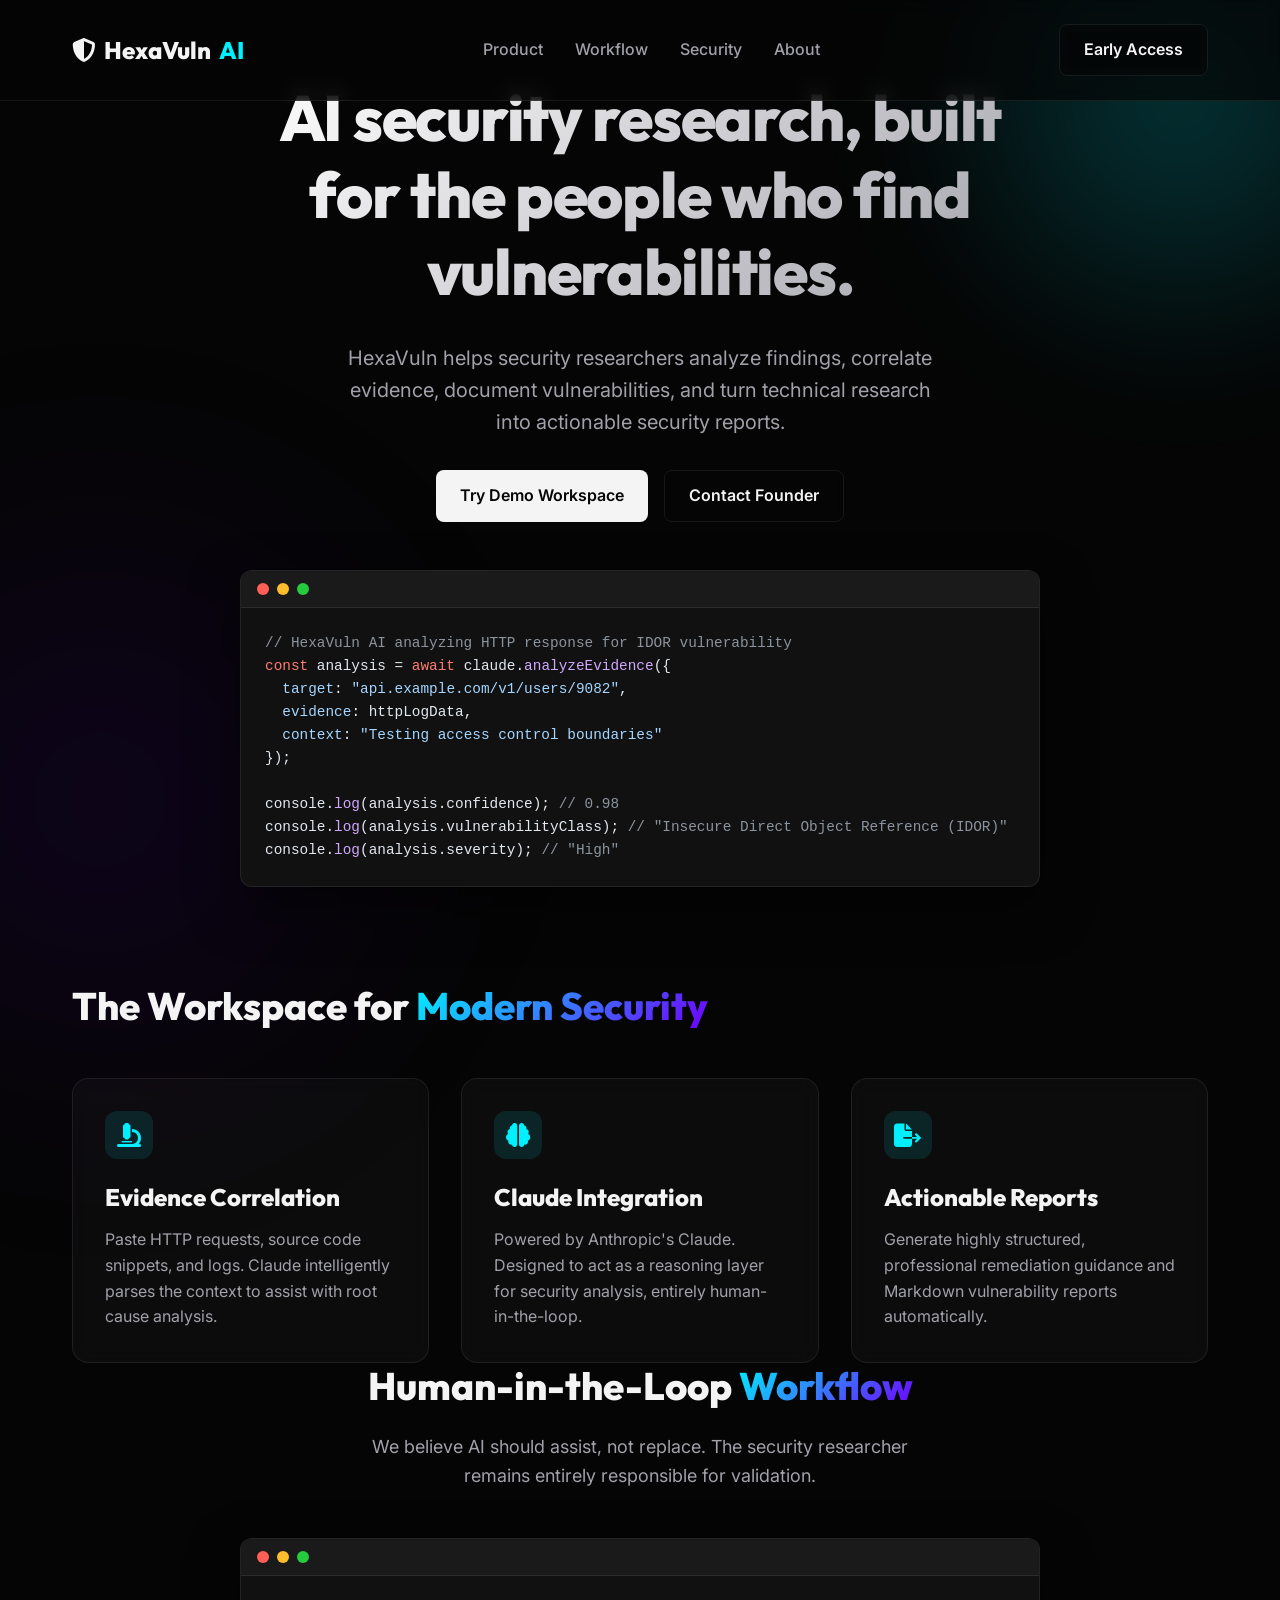
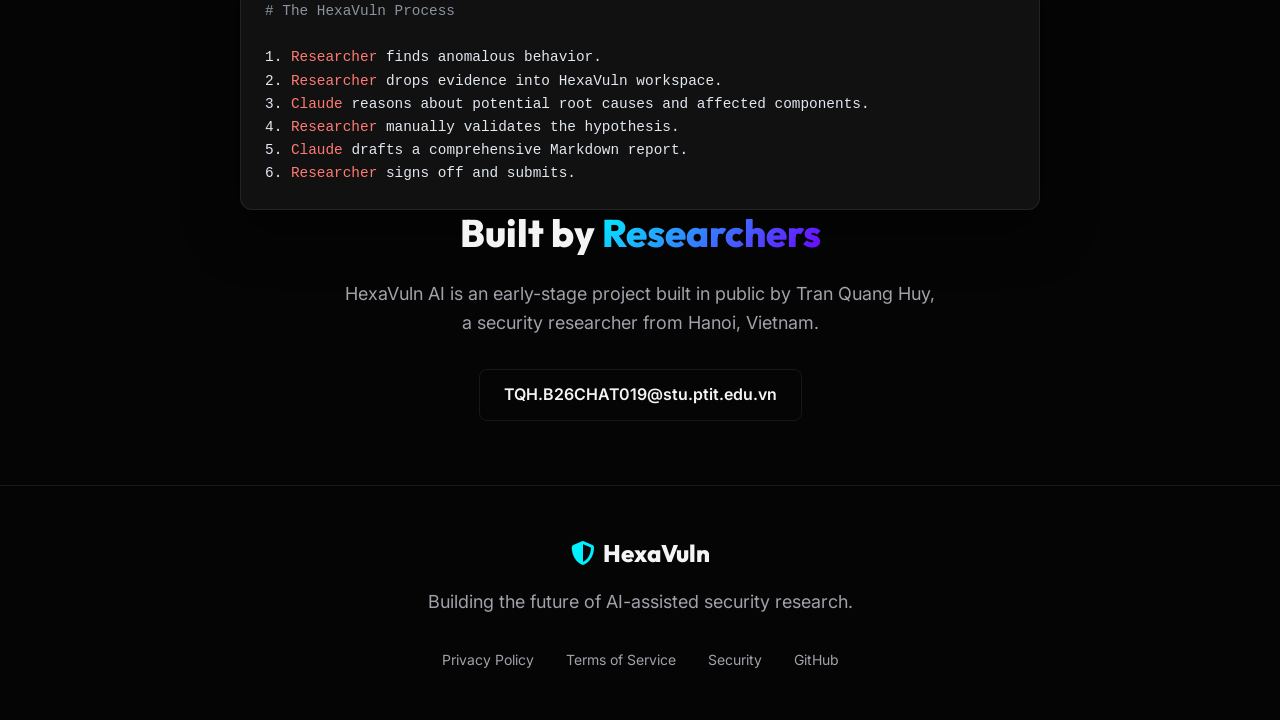
<file: index.html>
<!DOCTYPE html>
<html lang="en">
<head>
    <meta charset="UTF-8">
    <meta name="viewport" content="width=device-width, initial-scale=1.0">
    <title>HexaVuln AI | AI Security Research Workspace</title>
    <meta name="description" content="AI security research, built for the people who find vulnerabilities.">
    <link rel="stylesheet" href="assets/css/style.css">
    <link rel="stylesheet" href="https://cdnjs.cloudflare.com/ajax/libs/font-awesome/6.4.0/css/all.min.css">
</head>
<body>
    <div class="bg-glow"></div>
    <div class="bg-glow-2"></div>

    <nav>
        <div class="container nav-container">
            <a href="#" class="logo">
                <i class="fa-solid fa-shield-halved"></i>
                HexaVuln<span>AI</span>
            </a>
            <div class="nav-links">
                <a href="#product">Product</a>
                <a href="#workflow">Workflow</a>
                <a href="#security">Security</a>
                <a href="#about">About</a>
            </div>
            <a href="app/index.html" class="btn btn-outline">Early Access</a>
        </div>
    </nav>

    <section class="hero">
        <div class="container">
            <div class="hero-content">
                <h1>AI security research, built for the people who find vulnerabilities.</h1>
                <p>HexaVuln helps security researchers analyze findings, correlate evidence, document vulnerabilities, and turn technical research into actionable security reports.</p>
                <div class="hero-buttons">
                    <a href="app/index.html" class="btn btn-primary">Try Demo Workspace</a>
                    <a href="mailto:TQH.B26CHAT019@stu.ptit.edu.vn" class="btn btn-outline">Contact Founder</a>
                </div>

                <div class="code-window">
                    <div class="code-header">
                        <div class="dot r"></div><div class="dot y"></div><div class="dot g"></div>
                    </div>
                    <div class="code-content text-left" style="text-align: left;">
<pre><code><span class="code-comment">// HexaVuln AI analyzing HTTP response for IDOR vulnerability</span>
<span class="code-keyword">const</span> analysis = <span class="code-keyword">await</span> claude.<span class="code-function">analyzeEvidence</span>({
  <span class="code-string">target</span>: <span class="code-string">"api.example.com/v1/users/9082"</span>,
  <span class="code-string">evidence</span>: httpLogData,
  <span class="code-string">context</span>: <span class="code-string">"Testing access control boundaries"</span>
});

console.<span class="code-function">log</span>(analysis.confidence); <span class="code-comment">// 0.98</span>
console.<span class="code-function">log</span>(analysis.vulnerabilityClass); <span class="code-comment">// "Insecure Direct Object Reference (IDOR)"</span>
console.<span class="code-function">log</span>(analysis.severity); <span class="code-comment">// "High"</span></code></pre>
                    </div>
                </div>
            </div>
        </div>
    </section>

    <section id="product" class="container">
        <h2 class="text-center">The Workspace for <span class="text-gradient">Modern Security</span></h2>
        <div class="glass-grid">
            <div class="glass-card">
                <div class="card-icon"><i class="fa-solid fa-microscope"></i></div>
                <h3>Evidence Correlation</h3>
                <p>Paste HTTP requests, source code snippets, and logs. Claude intelligently parses the context to assist with root cause analysis.</p>
            </div>
            <div class="glass-card">
                <div class="card-icon"><i class="fa-solid fa-brain"></i></div>
                <h3>Claude Integration</h3>
                <p>Powered by Anthropic's Claude. Designed to act as a reasoning layer for security analysis, entirely human-in-the-loop.</p>
            </div>
            <div class="glass-card">
                <div class="card-icon"><i class="fa-solid fa-file-export"></i></div>
                <h3>Actionable Reports</h3>
                <p>Generate highly structured, professional remediation guidance and Markdown vulnerability reports automatically.</p>
            </div>
        </div>
    </section>

    <section id="workflow" class="container" style="text-align: center;">
        <h2>Human-in-the-Loop <span class="text-gradient">Workflow</span></h2>
        <p style="margin: 0 auto 3rem;">We believe AI should assist, not replace. The security researcher remains entirely responsible for validation.</p>
        
        <div class="code-window" style="max-width: 800px; margin: 0 auto; text-align: left;">
            <div class="code-header">
                <div class="dot r"></div><div class="dot y"></div><div class="dot g"></div>
            </div>
            <div class="code-content">
<pre><code><span class="code-comment"># The HexaVuln Process</span>

1. <span class="code-keyword">Researcher</span> finds anomalous behavior.
2. <span class="code-keyword">Researcher</span> drops evidence into HexaVuln workspace.
3. <span class="code-keyword">Claude</span> reasons about potential root causes and affected components.
4. <span class="code-keyword">Researcher</span> manually validates the hypothesis.
5. <span class="code-keyword">Claude</span> drafts a comprehensive Markdown report.
6. <span class="code-keyword">Researcher</span> signs off and submits.</code></pre>
            </div>
        </div>
    </section>

    <section id="about" class="container" style="text-align: center;">
        <h2>Built by <span class="text-gradient">Researchers</span></h2>
        <p style="margin: 0 auto 2rem;">HexaVuln AI is an early-stage project built in public by Tran Quang Huy, a security researcher from Hanoi, Vietnam.</p>
        <a href="mailto:TQH.B26CHAT019@stu.ptit.edu.vn" class="btn btn-outline">TQH.B26CHAT019@stu.ptit.edu.vn</a>
    </section>

    <footer>
        <div class="container">
            <div class="logo justify-center" style="justify-content: center; margin-bottom: 1rem;">
                <i class="fa-solid fa-shield-halved" style="color: var(--accent-primary);"></i> HexaVuln
            </div>
            <p style="margin: 0 auto;">Building the future of AI-assisted security research.</p>
            <div class="footer-links">
                <a href="#">Privacy Policy</a>
                <a href="#">Terms of Service</a>
                <a href="#">Security</a>
                <a href="https://github.com/">GitHub</a>
            </div>
        </div>
    </footer>
</body>
</html>
</file>
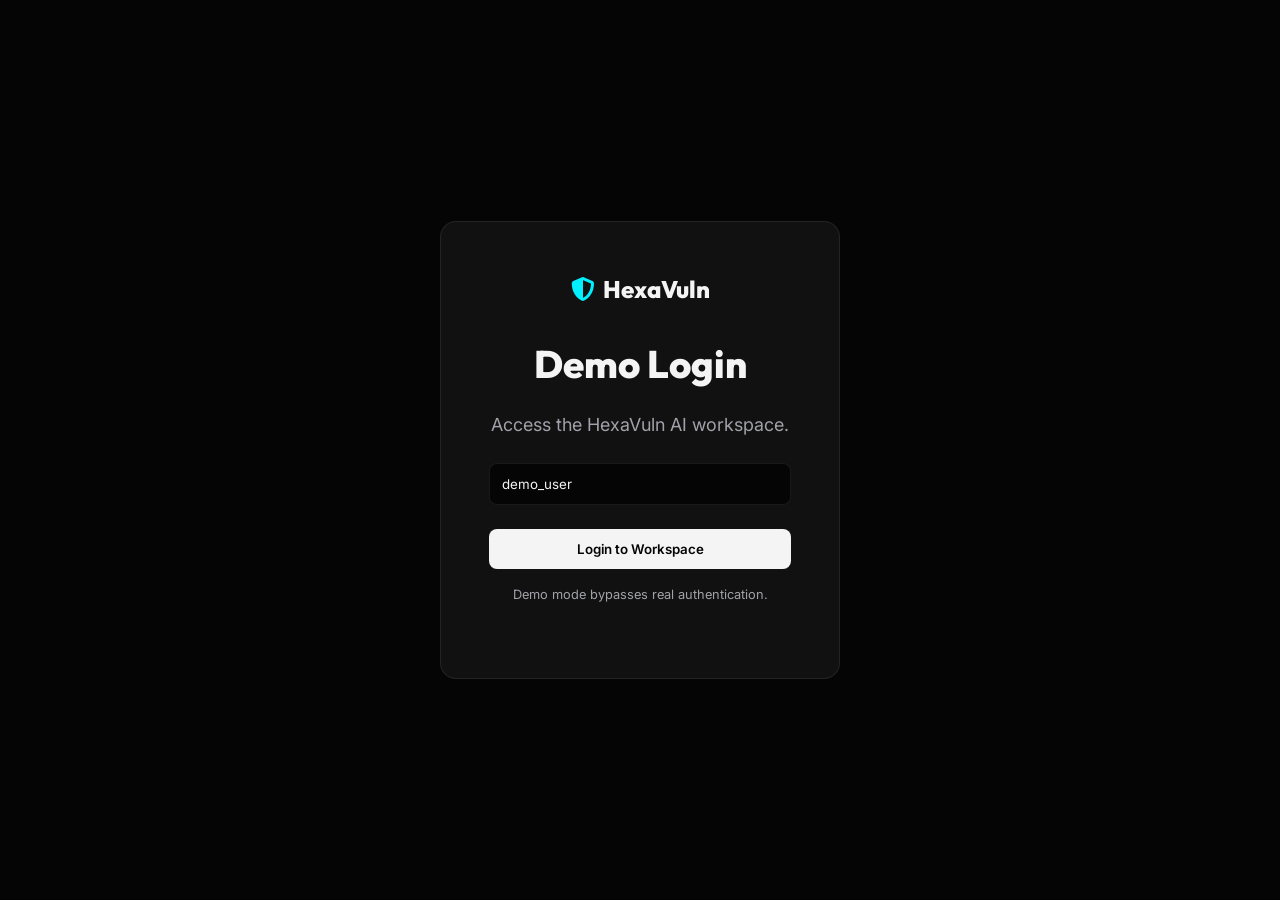
<file: app/index.html>
<!DOCTYPE html>
<html lang="en">
<head>
    <meta charset="UTF-8">
    <meta name="viewport" content="width=device-width, initial-scale=1.0">
    <title>Workspace | HexaVuln AI</title>
    <link rel="stylesheet" href="../assets/css/style.css">
    <link rel="stylesheet" href="https://cdnjs.cloudflare.com/ajax/libs/font-awesome/6.4.0/css/all.min.css">
    <style>
        .app-container {
            display: grid;
            grid-template-columns: 250px 1fr;
            min-height: 100vh;
        }
        .sidebar {
            background: var(--bg-secondary);
            border-right: 1px solid var(--glass-border);
            padding: 2rem 1rem;
        }
        .main-content {
            padding: 2rem;
            max-height: 100vh;
            overflow-y: auto;
        }
        .case-list {
            list-style: none;
            margin-top: 1rem;
        }
        .case-list li {
            padding: 0.75rem;
            border-radius: 8px;
            cursor: pointer;
            transition: var(--transition);
            margin-bottom: 0.5rem;
            border: 1px solid transparent;
        }
        .case-list li:hover, .case-list li.active {
            background: var(--glass-bg);
            border-color: var(--glass-border);
        }
        .demo-badge {
            display: inline-block;
            background: rgba(255, 189, 46, 0.2);
            color: #FFBD2E;
            padding: 0.2rem 0.5rem;
            border-radius: 4px;
            font-size: 0.75rem;
            font-weight: bold;
            margin-left: 0.5rem;
        }
        .form-group {
            margin-bottom: 1.5rem;
        }
        .form-control {
            width: 100%;
            padding: 0.75rem;
            background: var(--bg-primary);
            border: 1px solid var(--glass-border);
            border-radius: 8px;
            color: var(--text-primary);
            font-family: var(--font-main);
        }
        .form-control:focus {
            outline: none;
            border-color: var(--accent-primary);
        }
        textarea.form-control {
            min-height: 150px;
            font-family: var(--font-mono);
            font-size: 0.9rem;
        }
        .analysis-result {
            margin-top: 2rem;
            padding: 1.5rem;
            background: rgba(0, 240, 255, 0.05);
            border: 1px solid var(--glass-border-hover);
            border-radius: 8px;
            display: none;
        }
        
        /* Auth Screen */
        .auth-screen {
            position: fixed;
            inset: 0;
            background: var(--bg-primary);
            display: flex;
            align-items: center;
            justify-content: center;
            z-index: 1000;
        }
        .auth-box {
            background: var(--bg-secondary);
            padding: 3rem;
            border-radius: 16px;
            border: 1px solid var(--glass-border);
            width: 100%;
            max-width: 400px;
            text-align: center;
        }
    </style>
</head>
<body>
    <!-- Auth Screen -->
    <div id="auth-screen" class="auth-screen">
        <div class="auth-box">
            <div class="logo justify-center" style="justify-content: center; margin-bottom: 2rem;">
                <i class="fa-solid fa-shield-halved" style="color: var(--accent-primary);"></i> HexaVuln
            </div>
            <h2>Demo Login</h2>
            <p>Access the HexaVuln AI workspace.</p>
            <div class="form-group text-left">
                <input type="text" id="demo-username" class="form-control" placeholder="Username (e.g. researcher)" value="demo_user">
            </div>
            <button class="btn btn-primary w-full" style="width: 100%;" onclick="login()">Login to Workspace</button>
            <p style="margin-top: 1rem; font-size: 0.8rem; color: var(--text-secondary);">Demo mode bypasses real authentication.</p>
        </div>
    </div>

    <!-- Main App -->
    <div class="app-container" style="display: none;" id="app-screen">
        <div class="sidebar">
            <div class="logo" style="margin-bottom: 2rem;">
                <i class="fa-solid fa-shield-halved" style="color: var(--accent-primary);"></i> HexaVuln
            </div>
            <p style="font-size: 0.8rem;">Status: <span class="demo-badge">DEMO AI MODE</span></p>
            
            <button class="btn btn-outline w-full" style="width: 100%; margin-top: 1rem;" onclick="newCase()">+ New Case</button>
            
            <ul class="case-list" id="case-list">
                <li class="active">Case #1: Example API</li>
            </ul>

            <div style="position: absolute; bottom: 2rem;">
                <a href="#" onclick="logout()" style="color: var(--text-secondary); text-decoration: none;"><i class="fa-solid fa-sign-out"></i> Logout</a>
            </div>
        </div>

        <div class="main-content">
            <div style="display: flex; justify-content: space-between; align-items: center; margin-bottom: 2rem;">
                <h2>Research Workspace</h2>
                <div class="user-profile">
                    <i class="fa-solid fa-user-circle"></i> <span id="user-display">demo_user</span>
                </div>
            </div>

            <div class="glass-card" style="margin-bottom: 2rem;">
                <h3>Case Details</h3>
                <div class="form-group">
                    <label>Target / Project</label>
                    <input type="text" class="form-control" value="api.example.com" placeholder="e.g. api.example.com">
                </div>
                <div class="form-group">
                    <label>Evidence (HTTP, Logs, Code)</label>
                    <textarea class="form-control" id="evidence-input" placeholder="Paste your raw HTTP request/response or code snippet here...">GET /v1/users/9082/private_data HTTP/1.1
Host: api.example.com
Authorization: Bearer user_token_123

HTTP/1.1 200 OK
{"data": {"ssn": "000-00-0000", "email": "admin@example.com"}}</textarea>
                </div>
                <button class="btn btn-primary" id="analyze-btn" onclick="analyzeEvidence()">
                    <i class="fa-solid fa-brain"></i> Analyze with Claude (Demo)
                </button>
            </div>

            <div id="analysis-result" class="analysis-result">
                <h3><i class="fa-solid fa-robot" style="color: var(--accent-primary);"></i> Claude Analysis Report</h3>
                <div id="report-content" style="margin-top: 1rem; font-family: var(--font-main);">
                    <!-- Generated via JS -->
                </div>
                <div style="margin-top: 1.5rem; display: flex; gap: 1rem;">
                    <button class="btn btn-primary" onclick="alert('Markdown copied to clipboard!')"><i class="fa-solid fa-copy"></i> Export Markdown</button>
                </div>
            </div>
        </div>
    </div>

    <script src="js/app.js"></script>
</body>
</html>
</file>
<file: assets/css/style.css>
@import url('https://fonts.googleapis.com/css2?family=Inter:wght@300;400;500;600;700&family=Outfit:wght@400;600;800&family=JetBrains+Mono:wght@400;700&display=swap');

:root {
  --bg-primary: #050505;
  --bg-secondary: #111111;
  --bg-tertiary: rgba(25, 25, 25, 0.7);
  --text-primary: #F4F4F5;
  --text-secondary: #A1A1AA;
  --accent-primary: #00F0FF;
  --accent-glow: rgba(0, 240, 255, 0.2);
  --accent-secondary: #7000FF;
  --glass-bg: rgba(255, 255, 255, 0.03);
  --glass-border: rgba(255, 255, 255, 0.08);
  --glass-border-hover: rgba(0, 240, 255, 0.3);
  --transition: all 0.3s cubic-bezier(0.25, 0.8, 0.25, 1);
  --font-main: 'Inter', sans-serif;
  --font-display: 'Outfit', sans-serif;
  --font-mono: 'JetBrains Mono', monospace;
}

* {
  margin: 0;
  padding: 0;
  box-sizing: border-box;
}

html {
  scroll-behavior: smooth;
}

body {
  background-color: var(--bg-primary);
  color: var(--text-primary);
  font-family: var(--font-main);
  line-height: 1.6;
  overflow-x: hidden;
  -webkit-font-smoothing: antialiased;
}

/* Background effects */
.bg-glow {
  position: absolute;
  width: 600px;
  height: 600px;
  background: radial-gradient(circle, var(--accent-glow) 0%, transparent 70%);
  border-radius: 50%;
  top: -200px;
  right: -200px;
  z-index: -1;
  filter: blur(50px);
}
.bg-glow-2 {
  position: absolute;
  width: 800px;
  height: 800px;
  background: radial-gradient(circle, rgba(112, 0, 255, 0.1) 0%, transparent 70%);
  border-radius: 50%;
  bottom: -300px;
  left: -300px;
  z-index: -1;
  filter: blur(80px);
}

/* Typography */
h1, h2, h3, h4 {
  font-family: var(--font-display);
  font-weight: 800;
  line-height: 1.2;
}

h1 {
  font-size: clamp(3rem, 5vw, 5rem);
  letter-spacing: -0.02em;
  background: linear-gradient(135deg, #FFFFFF 0%, #A1A1AA 100%);
  -webkit-background-clip: text;
  -webkit-text-fill-color: transparent;
}

h2 {
  font-size: clamp(2rem, 3vw, 3rem);
  margin-bottom: 1.5rem;
}

.text-gradient {
  background: linear-gradient(135deg, var(--accent-primary) 0%, var(--accent-secondary) 100%);
  -webkit-background-clip: text;
  -webkit-text-fill-color: transparent;
}

p {
  color: var(--text-secondary);
  font-size: 1.125rem;
  margin-bottom: 1.5rem;
  max-width: 600px;
}

/* Layout */
.container {
  max-width: 1200px;
  margin: 0 auto;
  padding: 0 2rem;
}

section {
  padding: 6rem 0;
  position: relative;
}

/* Navbar */
nav {
  position: fixed;
  top: 0;
  left: 0;
  width: 100%;
  padding: 1.5rem 0;
  z-index: 100;
  background: rgba(5, 5, 5, 0.7);
  backdrop-filter: blur(10px);
  border-bottom: 1px solid var(--glass-border);
}

.nav-container {
  display: flex;
  justify-content: space-between;
  align-items: center;
}

.logo {
  font-family: var(--font-display);
  font-size: 1.5rem;
  font-weight: 800;
  color: var(--text-primary);
  text-decoration: none;
  display: flex;
  align-items: center;
  gap: 0.5rem;
}

.logo span {
  color: var(--accent-primary);
}

.nav-links {
  display: flex;
  gap: 2rem;
}

.nav-links a {
  color: var(--text-secondary);
  text-decoration: none;
  font-weight: 500;
  transition: var(--transition);
}

.nav-links a:hover {
  color: var(--text-primary);
}

/* Buttons */
.btn {
  display: inline-flex;
  align-items: center;
  justify-content: center;
  padding: 0.75rem 1.5rem;
  border-radius: 8px;
  font-weight: 600;
  text-decoration: none;
  transition: var(--transition);
  cursor: pointer;
  border: none;
  font-family: var(--font-main);
}

.btn-primary {
  background: var(--text-primary);
  color: var(--bg-primary);
}

.btn-primary:hover {
  background: var(--accent-primary);
  transform: translateY(-2px);
  box-shadow: 0 10px 20px var(--accent-glow);
}

.btn-outline {
  background: transparent;
  color: var(--text-primary);
  border: 1px solid var(--glass-border);
  backdrop-filter: blur(5px);
}

.btn-outline:hover {
  border-color: var(--accent-primary);
  color: var(--accent-primary);
  transform: translateY(-2px);
}

/* Hero Section */
.hero {
  min-height: 100vh;
  display: flex;
  align-items: center;
  padding-top: 80px;
}

.hero-content {
  text-align: center;
  max-width: 800px;
  margin: 0 auto;
}

.hero-content p {
  margin: 2rem auto;
  font-size: 1.25rem;
}

.hero-buttons {
  display: flex;
  gap: 1rem;
  justify-content: center;
}

/* Glass Cards */
.glass-grid {
  display: grid;
  grid-template-columns: repeat(auto-fit, minmax(300px, 1fr));
  gap: 2rem;
  margin-top: 3rem;
}

.glass-card {
  background: var(--glass-bg);
  border: 1px solid var(--glass-border);
  border-radius: 16px;
  padding: 2rem;
  backdrop-filter: blur(10px);
  transition: var(--transition);
  position: relative;
  overflow: hidden;
}

.glass-card::before {
  content: '';
  position: absolute;
  top: 0;
  left: 0;
  width: 100%;
  height: 2px;
  background: linear-gradient(90deg, transparent, var(--accent-primary), transparent);
  transform: scaleX(0);
  transition: transform 0.5s ease;
}

.glass-card:hover {
  transform: translateY(-5px);
  border-color: var(--glass-border-hover);
  box-shadow: 0 20px 40px rgba(0, 0, 0, 0.4);
}

.glass-card:hover::before {
  transform: scaleX(1);
}

.card-icon {
  width: 48px;
  height: 48px;
  border-radius: 12px;
  background: rgba(0, 240, 255, 0.1);
  display: flex;
  align-items: center;
  justify-content: center;
  margin-bottom: 1.5rem;
  color: var(--accent-primary);
  font-size: 1.5rem;
}

.glass-card h3 {
  font-size: 1.5rem;
  margin-bottom: 1rem;
}

.glass-card p {
  font-size: 1rem;
  margin-bottom: 0;
}

/* Code Preview */
.code-window {
  background: var(--bg-secondary);
  border: 1px solid var(--glass-border);
  border-radius: 12px;
  overflow: hidden;
  margin-top: 3rem;
  box-shadow: 0 20px 50px rgba(0, 0, 0, 0.5);
}

.code-header {
  background: #1A1A1A;
  padding: 0.75rem 1rem;
  display: flex;
  gap: 0.5rem;
  border-bottom: 1px solid var(--glass-border);
}

.dot {
  width: 12px;
  height: 12px;
  border-radius: 50%;
}
.dot.r { background: #FF5F56; }
.dot.y { background: #FFBD2E; }
.dot.g { background: #27C93F; }

.code-content {
  padding: 1.5rem;
  font-family: var(--font-mono);
  font-size: 0.9rem;
  color: #E2E8F0;
  overflow-x: auto;
}

.code-keyword { color: #FF7B72; }
.code-function { color: #D2A8FF; }
.code-string { color: #A5D6FF; }
.code-comment { color: #8B949E; }

/* Footer */
footer {
  border-top: 1px solid var(--glass-border);
  padding: 3rem 0;
  margin-top: 4rem;
  text-align: center;
}

.footer-links {
  display: flex;
  justify-content: center;
  gap: 2rem;
  margin-top: 2rem;
}

.footer-links a {
  color: var(--text-secondary);
  text-decoration: none;
  font-size: 0.875rem;
  transition: var(--transition);
}

.footer-links a:hover {
  color: var(--text-primary);
}

/* Responsive */
@media (max-width: 768px) {
  .nav-links {
    display: none;
  }
  
  h1 {
    font-size: 2.5rem;
  }
}
</file>
